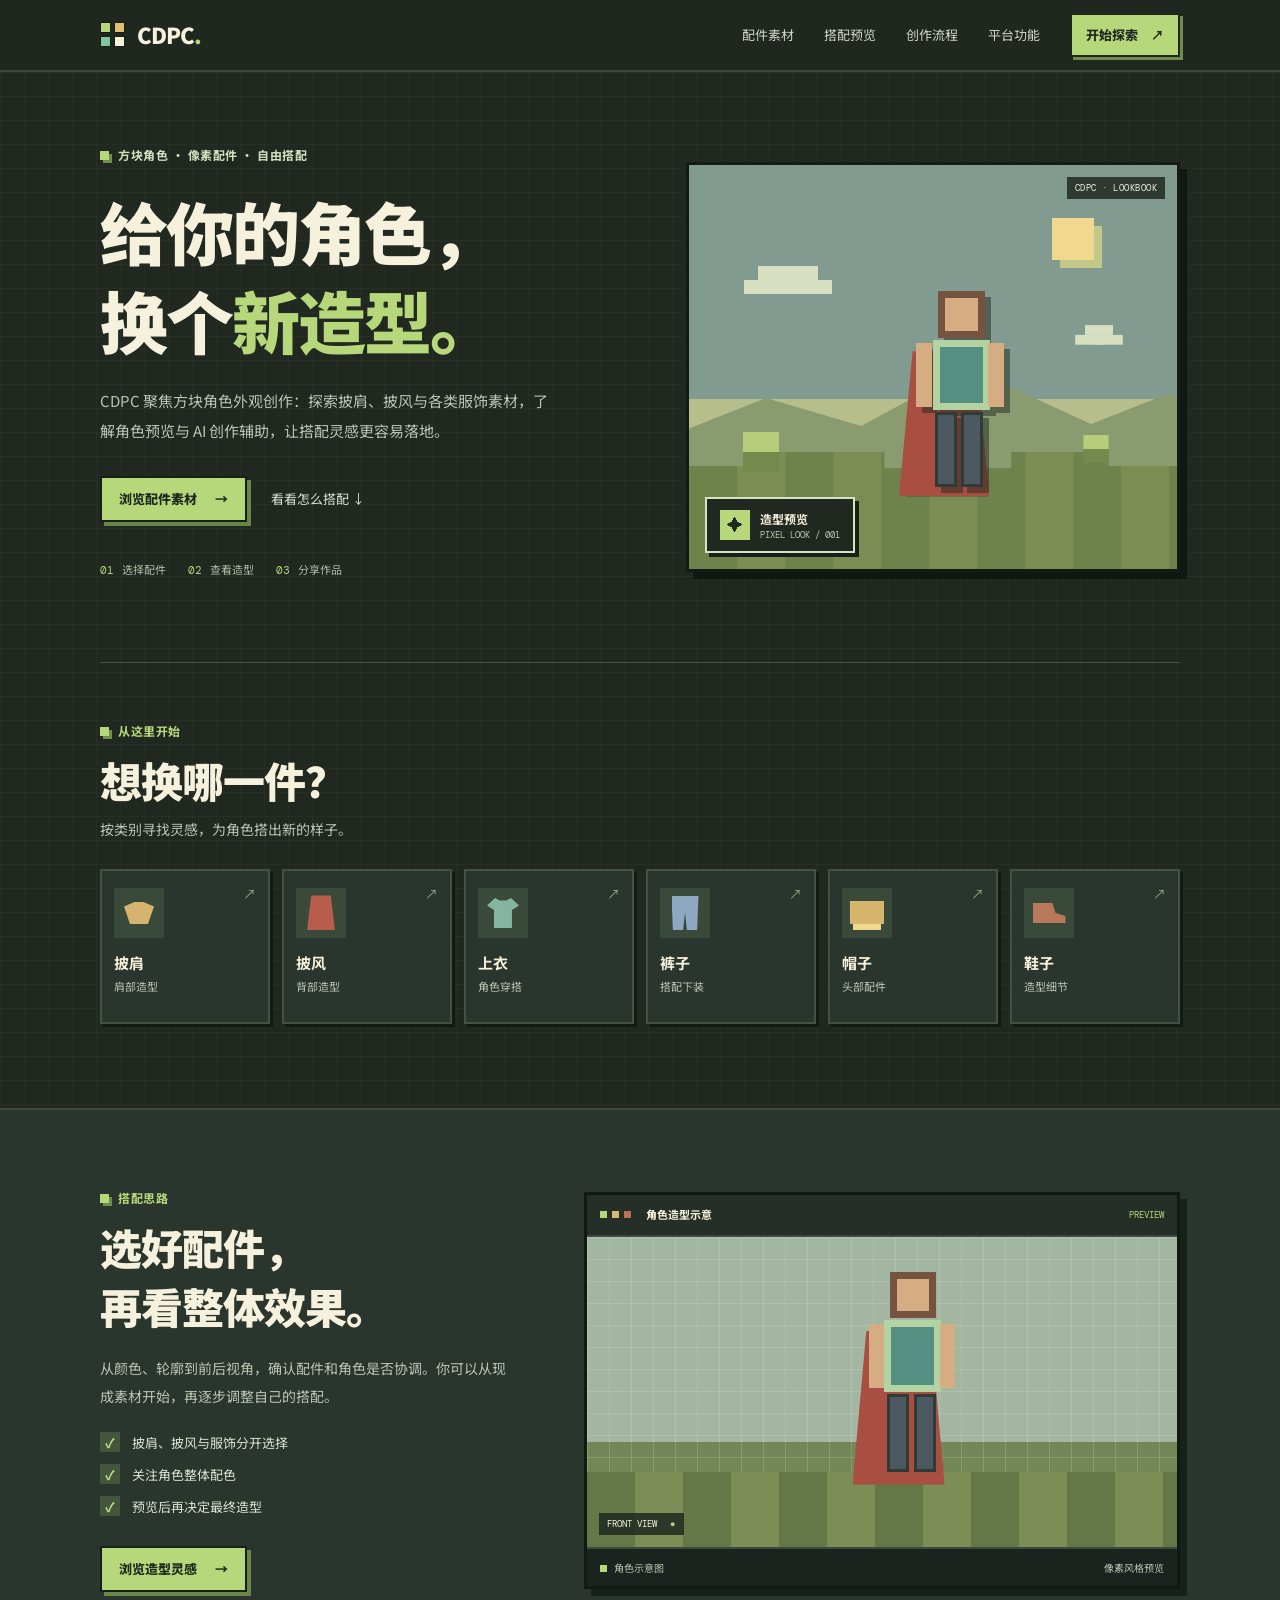
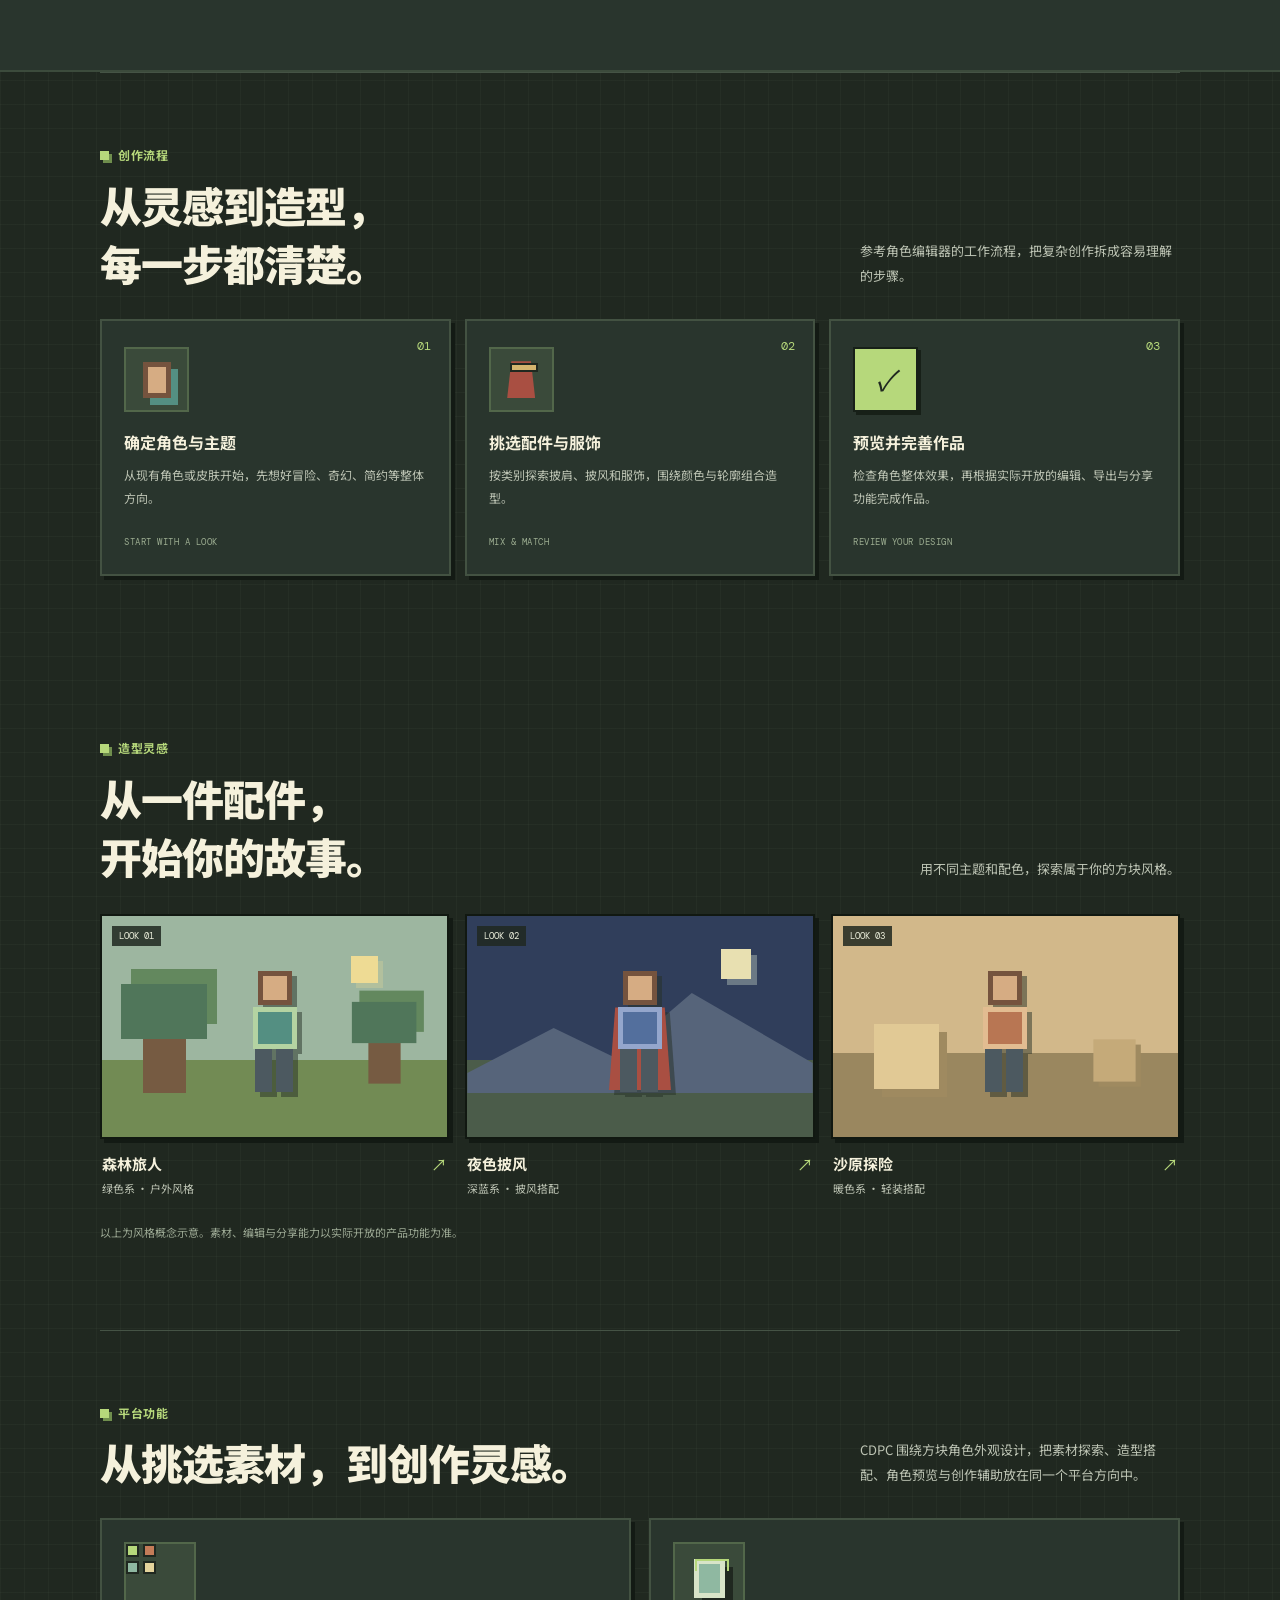
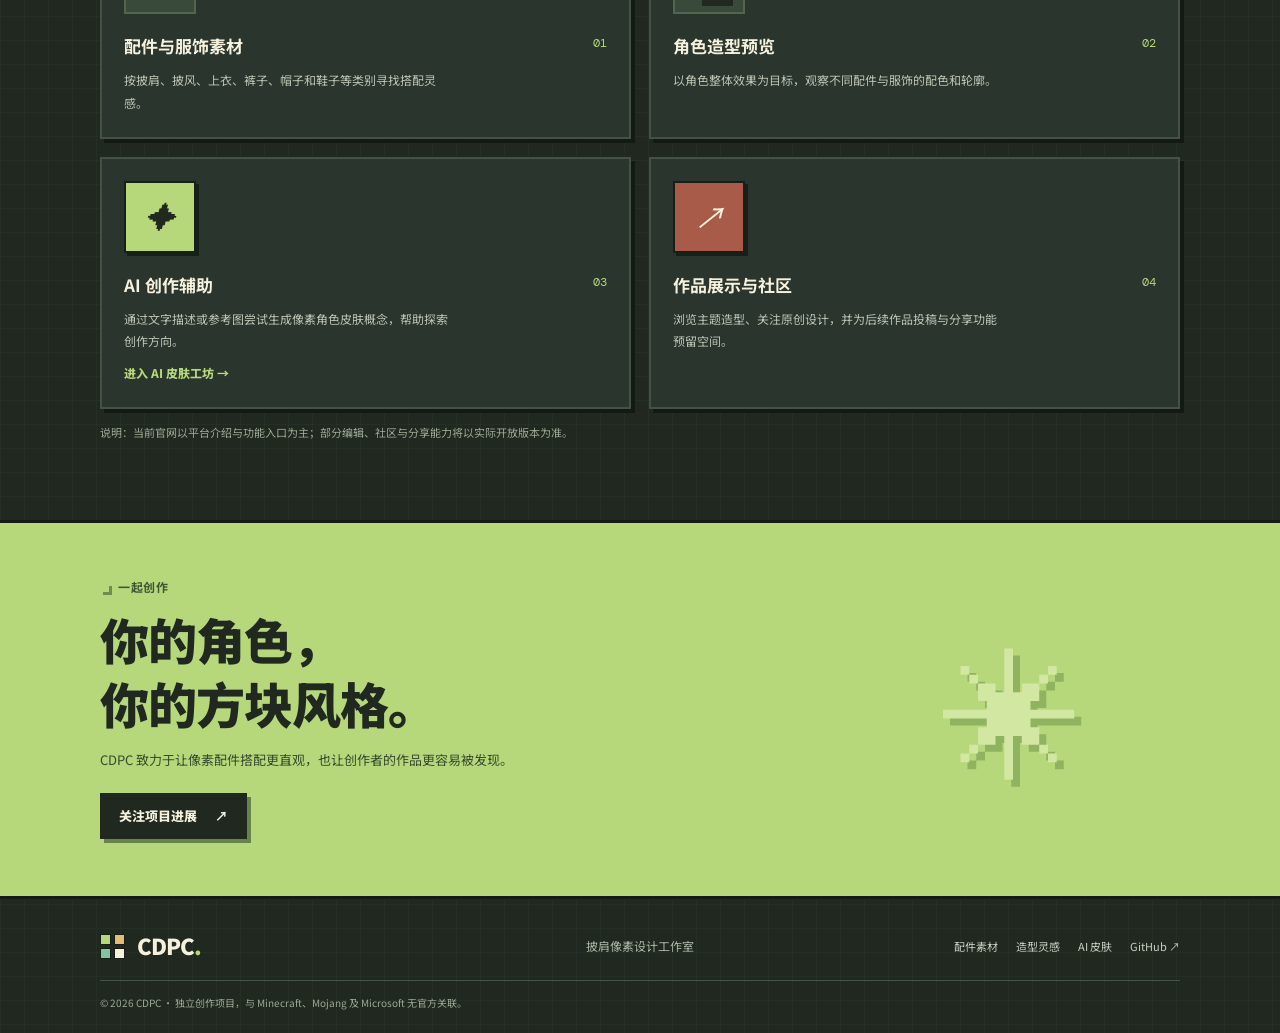
<file: index.html>
<!doctype html>
<html lang="zh-CN">
<head>
<meta charset="utf-8"><meta name="viewport" content="width=device-width,initial-scale=1">
<meta name="theme-color" content="#202820">
<meta name="description" content="CDPC 是面向方块像素角色的配件与外观设计平台，探索披肩、披风、服饰搭配、角色预览与 AI 创作辅助。">
<meta property="og:type" content="website"><meta property="og:title" content="CDPC｜披肩像素设计工作室"><meta property="og:description" content="挑选配件，搭配角色，创造自己的方块风格。"><meta property="og:image" content="assets/icons/cdpc-mark.svg">
<title>CDPC｜披肩像素设计工作室</title><link rel="icon" href="assets/icons/favicon.svg" type="image/svg+xml"><link rel="stylesheet" href="assets/css/site.css?v=20261018-0812"><script src="assets/js/site.js?v=20261018-0812" defer></script>
</head>
<body>
<a class="skip-link" href="#main">跳到主要内容</a>
<header class="site-header">
<a class="brand" href="#top" aria-label="CDPC 首页"><span class="brand-mark" aria-hidden="true"><i></i><i></i><i></i><i></i></span><span>CDPC<span class="brand-dot">.</span></span></a>
<button class="menu-toggle" type="button" aria-expanded="false" aria-controls="site-nav">菜单 <span>☰</span></button>
<nav id="site-nav" class="site-nav" aria-label="主导航"><a href="#items">配件素材</a><a href="#preview">搭配预览</a><a href="#workflow">创作流程</a><a href="#ai-skins">平台功能</a><a class="nav-cta" href="#items">开始探索 <span>↗</span></a></nav>
</header>
<main id="main">
<section class="hero section-wrap" id="top">
<div class="hero-copy">
<p class="eyebrow"><span class="status-dot"></span> 方块角色 · 像素配件 · 自由搭配</p>
<h1>给你的角色，<br>换个<span class="gradient-text">新造型。</span></h1>
<p class="hero-lead">CDPC 聚焦方块角色外观创作：探索披肩、披风与各类服饰素材，了解角色预览与 AI 创作辅助，让搭配灵感更容易落地。</p>
<div class="hero-actions"><a class="button button-primary" href="#items">浏览配件素材 <span>→</span></a><a class="text-link" href="#preview">看看怎么搭配 ↓</a></div>
<div class="hero-points"><span><b>01</b> 选择配件</span><span><b>02</b> 查看造型</span><span><b>03</b> 分享作品</span></div>
</div>
<div class="hero-art" aria-label="方块角色披着红色披风的像素风概念图">
<div class="sky-sun"></div><div class="cloud cloud-one"></div><div class="cloud cloud-two"></div><div class="far-hill"></div><div class="ground"></div><div class="grass grass-one"></div><div class="grass grass-two"></div>
<div class="cape"></div><div class="character"><i class="head"></i><i class="torso"></i><i class="arm arm-a"></i><i class="arm arm-b"></i><i class="leg leg-a"></i><i class="leg leg-b"></i></div>
<div class="art-stamp"><span class="stamp-square">✦</span><span><b>造型预览</b><small>PIXEL LOOK / 001</small></span></div>
<div class="art-index">CDPC · LOOKBOOK</div>
</div>
</section>
<section class="category-strip section-wrap" id="items"><div class="section-label"><span class="pixel-bullet"></span> 从这里开始</div><h2>想换哪一件？</h2><p class="section-desc">按类别寻找灵感，为角色搭出新的样子。</p>
<div class="category-grid">
<a class="category-card" href="#preview"><span class="category-icon icon-shoulder"><i></i></span><b>披肩</b><small>肩部造型</small><span class="category-arrow">↗</span></a>
<a class="category-card" href="#preview"><span class="category-icon icon-cape"><i></i></span><b>披风</b><small>背部造型</small><span class="category-arrow">↗</span></a>
<a class="category-card" href="#preview"><span class="category-icon icon-shirt"><i></i></span><b>上衣</b><small>角色穿搭</small><span class="category-arrow">↗</span></a>
<a class="category-card" href="#preview"><span class="category-icon icon-pants"><i></i></span><b>裤子</b><small>搭配下装</small><span class="category-arrow">↗</span></a>
<a class="category-card" href="#preview"><span class="category-icon icon-hat"><i></i></span><b>帽子</b><small>头部配件</small><span class="category-arrow">↗</span></a>
<a class="category-card" href="#preview"><span class="category-icon icon-shoes"><i></i></span><b>鞋子</b><small>造型细节</small><span class="category-arrow">↗</span></a>
</div></section>
<section class="preview-section" id="preview"><div class="section-wrap preview-layout"><div class="preview-copy"><div class="section-label"><span class="pixel-bullet"></span> 搭配思路</div><h2>选好配件，<br>再看整体效果。</h2><p>从颜色、轮廓到前后视角，确认配件和角色是否协调。你可以从现成素材开始，再逐步调整自己的搭配。</p><ul class="check-list"><li><span>✓</span> 披肩、披风与服饰分开选择</li><li><span>✓</span> 关注角色整体配色</li><li><span>✓</span> 预览后再决定最终造型</li></ul><a class="button button-primary" href="#gallery">浏览造型灵感 <span>→</span></a></div>
<div class="preview-window"><div class="window-bar"><span class="window-lights"><i></i><i></i><i></i></span><b>角色造型示意</b><span class="window-tag">PREVIEW</span></div><div class="preview-scene"><div class="scene-grid"></div><div class="scene-platform"></div><div class="preview-cape"></div><div class="preview-avatar"><i class="p-head"></i><i class="p-body"></i><i class="p-arm p-arm-a"></i><i class="p-arm p-arm-b"></i><i class="p-leg p-leg-a"></i><i class="p-leg p-leg-b"></i></div><div class="view-label">FRONT VIEW <span>●</span></div></div><div class="window-footer"><span><i></i> 角色示意图</span><span>像素风格预览</span></div></div></div></section>
<section class="workflow-section section-wrap" id="workflow">
  <div class="workflow-heading">
    <div><div class="section-label"><span class="pixel-bullet"></span> 创作流程</div><h2>从灵感到造型，<br>每一步都清楚。</h2></div>
    <p>参考角色编辑器的工作流程，把复杂创作拆成容易理解的步骤。</p>
  </div>
  <div class="workflow-grid">
    <article class="workflow-card"><span class="workflow-number">01</span><div class="workflow-symbol symbol-skin"><i></i></div><h3>确定角色与主题</h3><p>从现有角色或皮肤开始，先想好冒险、奇幻、简约等整体方向。</p><span class="workflow-caption">START WITH A LOOK</span></article>
    <article class="workflow-card"><span class="workflow-number">02</span><div class="workflow-symbol symbol-accessory"><i></i><b></b></div><h3>挑选配件与服饰</h3><p>按类别探索披肩、披风和服饰，围绕颜色与轮廓组合造型。</p><span class="workflow-caption">MIX & MATCH</span></article>
    <article class="workflow-card"><span class="workflow-number">03</span><div class="workflow-symbol symbol-finish"><i>✓</i></div><h3>预览并完善作品</h3><p>检查角色整体效果，再根据实际开放的编辑、导出与分享功能完成作品。</p><span class="workflow-caption">REVIEW YOUR DESIGN</span></article>
  </div>
</section>
<section class="gallery-section section-wrap" id="gallery"><div class="gallery-heading"><div><div class="section-label"><span class="pixel-bullet"></span> 造型灵感</div><h2>从一件配件，<br>开始你的故事。</h2></div><p>用不同主题和配色，探索属于你的方块风格。</p></div>
<div class="gallery-grid">
<article class="look-card"><div class="look-art look-forest"><span class="look-sun"></span><div class="look-tree tree-a"></div><div class="look-tree tree-b"></div><div class="look-person"><i></i><b></b><em></em></div><span class="look-number">LOOK 01</span></div><div class="look-info"><div><h3>森林旅人</h3><p>绿色系 · 户外风格</p></div><span>↗</span></div></article>
<article class="look-card"><div class="look-art look-night"><span class="look-moon"></span><div class="look-mountain"></div><div class="look-person night-person"><i></i><b></b><em></em></div><span class="look-number">LOOK 02</span></div><div class="look-info"><div><h3>夜色披风</h3><p>深蓝系 · 披风搭配</p></div><span>↗</span></div></article>
<article class="look-card"><div class="look-art look-sand"><div class="look-block block-a"></div><div class="look-block block-b"></div><div class="look-person sand-person"><i></i><b></b><em></em></div><span class="look-number">LOOK 03</span></div><div class="look-info"><div><h3>沙原探险</h3><p>暖色系 · 轻装搭配</p></div><span>↗</span></div></article>
</div><p class="gallery-note">以上为风格概念示意。素材、编辑与分享能力以实际开放的产品功能为准。</p></section>

<section class="ai-skins-section section-wrap" id="ai-skins">
  <div class="ai-skins-heading">
    <div>
      <div class="section-label"><span class="pixel-bullet"></span> 平台功能</div>
      <h2>从挑选素材，到创作灵感。</h2>
    </div>
    <p>CDPC 围绕方块角色外观设计，把素材探索、造型搭配、角色预览与创作辅助放在同一个平台方向中。</p>
  </div>
  <div class="ai-skins-grid">
    <article class="ai-skin-card feature-card">
      <div class="feature-icon feature-parts" aria-hidden="true"><i></i><i></i><i></i><i></i></div>
      <div class="ai-skin-info"><div><h3>配件与服饰素材</h3><p>按披肩、披风、上衣、裤子、帽子和鞋子等类别寻找搭配灵感。</p></div><span class="ai-skin-index">01</span></div>
    </article>
    <article class="ai-skin-card feature-card">
      <div class="feature-icon feature-preview" aria-hidden="true"><i></i></div>
      <div class="ai-skin-info"><div><h3>角色造型预览</h3><p>以角色整体效果为目标，观察不同配件与服饰的配色和轮廓。</p></div><span class="ai-skin-index">02</span></div>
    </article>
    <article class="ai-skin-card feature-card">
      <div class="feature-icon feature-create" aria-hidden="true"><i>✦</i></div>
      <div class="ai-skin-info"><div><h3>AI 创作辅助</h3><p>通过文字描述或参考图尝试生成像素角色皮肤概念，帮助探索创作方向。</p><a class="feature-link" href="ai-skins.html">进入 AI 皮肤工坊 →</a></div><span class="ai-skin-index">03</span></div>
    </article>
    <article class="ai-skin-card feature-card">
      <div class="feature-icon feature-community" aria-hidden="true"><i>↗</i></div>
      <div class="ai-skin-info"><div><h3>作品展示与社区</h3><p>浏览主题造型、关注原创设计，并为后续作品投稿与分享功能预留空间。</p></div><span class="ai-skin-index">04</span></div>
    </article>
  </div>
  <p class="gallery-note">说明：当前官网以平台介绍与功能入口为主；部分编辑、社区与分享能力将以实际开放版本为准。</p>
</section>
<section class="community-section" id="community"><div class="section-wrap community-inner"><div class="community-mark" aria-hidden="true">✳</div><div class="section-label"><span class="pixel-bullet"></span> 一起创作</div><h2>你的角色，<br>你的方块风格。</h2><p>CDPC 致力于让像素配件搭配更直观，也让创作者的作品更容易被发现。</p><a class="button button-dark" href="https://github.com/maoyiren/cdpc-brand" target="_blank" rel="noreferrer">关注项目进展 <span>↗</span></a></div></section>
</main>
<footer class="site-footer section-wrap"><a class="brand" href="#top"><span class="brand-mark" aria-hidden="true"><i></i><i></i><i></i><i></i></span><span>CDPC<span class="brand-dot">.</span></span></a><p>披肩像素设计工作室</p><div><a href="#items">配件素材</a><a href="#gallery">造型灵感</a><a href="#ai-skins">AI 皮肤</a><a href="https://github.com/maoyiren/cdpc-brand" target="_blank" rel="noreferrer">GitHub ↗</a></div><small>© <span id="year">2026</span> CDPC · 独立创作项目，与 Minecraft、Mojang 及 Microsoft 无官方关联。</small></footer>
</body></html>
</file>
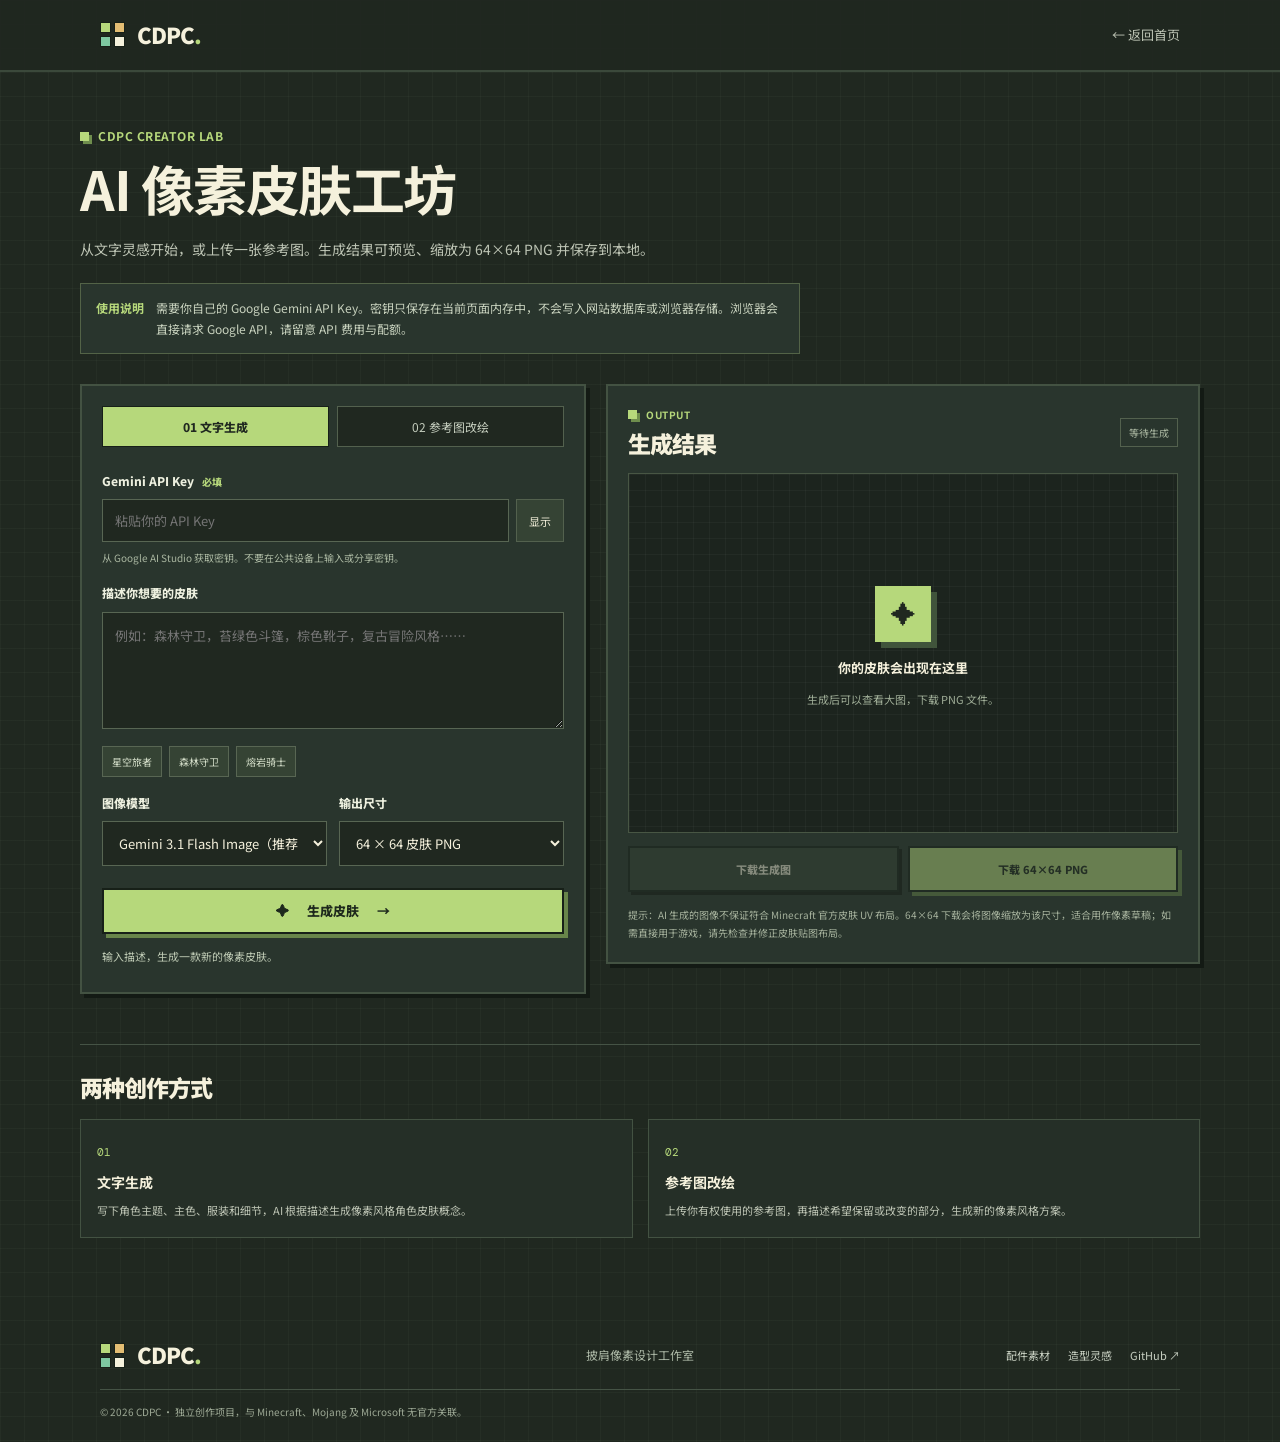
<file: ai-skins.html>
<!doctype html>
<html lang="zh-CN">
<head>
<meta charset="utf-8"><meta name="viewport" content="width=device-width,initial-scale=1">
<meta name="theme-color" content="#202820">
<meta name="description" content="CDPC AI 像素皮肤工坊：通过文字描述生成皮肤概念，或上传参考图进行改绘。">
<title>AI 皮肤工坊｜CDPC</title>
<link rel="icon" href="assets/icons/favicon.svg" type="image/svg+xml">
<link rel="stylesheet" href="assets/css/site.css">
<link rel="stylesheet" href="assets/css/ai-skins.css">
<script src="assets/js/ai-skins.js" defer></script>
</head>
<body class="ai-tool-page">
<a class="skip-link" href="#main">跳到主要内容</a>
<header class="site-header">
<a class="brand" href="index.html" aria-label="CDPC 首页"><span class="brand-mark" aria-hidden="true"><i></i><i></i><i></i><i></i></span><span>CDPC<span class="brand-dot">.</span></span></a>
<a class="back-home" href="index.html">← 返回首页</a>
</header>
<main id="main" class="ai-tool-wrap">
<div class="tool-intro">
<div class="section-label"><span class="pixel-bullet"></span> CDPC CREATOR LAB</div>
<h1>AI 像素皮肤工坊</h1>
<p>从文字灵感开始，或上传一张参考图。生成结果可预览、缩放为 64×64 PNG 并保存到本地。</p>
<div class="tool-notice"><strong>使用说明</strong><span>需要你自己的 Google Gemini API Key。密钥只保存在当前页面内存中，不会写入网站数据库或浏览器存储。浏览器会直接请求 Google API，请留意 API 费用与配额。</span></div>
</div>
<section class="tool-layout">
<div class="tool-panel">
<div class="tool-tabs" role="tablist" aria-label="生成方式">
<button class="tool-tab is-active" type="button" role="tab" aria-selected="true" data-mode="text">01 文字生成</button>
<button class="tool-tab" type="button" role="tab" aria-selected="false" data-mode="image">02 参考图改绘</button>
</div>
<form id="skin-form">
<label class="field-label" for="api-key">Gemini API Key <span>必填</span></label>
<div class="key-field"><input id="api-key" type="password" autocomplete="off" placeholder="粘贴你的 API Key" required><button id="toggle-key" type="button" aria-label="显示或隐藏 API Key">显示</button></div>
<p class="field-help">从 Google AI Studio 获取密钥。不要在公共设备上输入或分享密钥。</p>
<div id="text-mode" class="mode-panel">
<label class="field-label" for="prompt">描述你想要的皮肤</label>
<textarea id="prompt" rows="4" maxlength="700" placeholder="例如：森林守卫，苔绿色斗篷，棕色靴子，复古冒险风格……" required></textarea>
<div class="quick-prompts"><button type="button" data-prompt="星空旅者，深蓝与银白配色，星星图案，未来幻想风格">星空旅者</button><button type="button" data-prompt="森林守卫，苔绿与土褐配色，树叶纹样，自然冒险风格">森林守卫</button><button type="button" data-prompt="熔岩骑士，炭黑与橙红配色，火焰像素纹样，奇幻铠甲风格">熔岩骑士</button></div>
</div>
<div id="image-mode" class="mode-panel" hidden>
<label class="field-label" for="reference-image">上传参考图片</label>
<input id="reference-image" type="file" accept="image/png,image/jpeg,image/webp">
<div id="reference-preview" class="reference-preview"><span>选择 PNG、JPG 或 WebP 图片</span></div>
<label class="field-label" for="edit-instruction">希望如何改绘？</label>
<textarea id="edit-instruction" rows="3" maxlength="500" placeholder="例如：保留整体配色，改成像素风格的 Minecraft 角色皮肤纹理。"></textarea>
<p class="field-help">请只上传你有权使用的图片。参考图会发送给 Google Gemini 进行处理。</p>
</div>
<div class="field-row"><div><label class="field-label" for="model">图像模型</label><select id="model"><option value="gemini-3.1-flash-image">Gemini 3.1 Flash Image（推荐）</option><option value="gemini-2.5-flash-image">Gemini 2.5 Flash Image</option></select></div><div><label class="field-label" for="size">输出尺寸</label><select id="size"><option value="64">64 × 64 皮肤 PNG</option><option value="512">512 × 512 概念图</option><option value="1024">1024 × 1024 概念图</option></select></div></div>
<button id="generate-btn" class="button button-primary generate-btn" type="submit"><span>✦</span> 生成皮肤 <span>→</span></button>
<p id="status" class="status-message" role="status" aria-live="polite">准备就绪。生成前请确认 API Key 已填写。</p>
</form>
</div>
<aside class="result-panel">
<div class="result-head"><div><div class="section-label"><span class="pixel-bullet"></span> OUTPUT</div><h2>生成结果</h2></div><span id="result-state" class="result-state">等待生成</span></div>
<div id="result-canvas" class="result-canvas"><div class="empty-result"><div class="empty-pixel">✦</div><strong>你的皮肤会出现在这里</strong><p>生成后可以查看大图，下载 PNG 文件。</p></div><img id="result-image" alt="AI 生成的皮肤结果" hidden></div>
<div class="result-controls"><button id="download-original" class="button button-secondary" type="button" disabled>下载生成图</button><button id="download-skin" class="button button-primary" type="button" disabled>下载 64×64 PNG</button></div>
<p class="result-footnote">提示：AI 生成的图像不保证符合 Minecraft 官方皮肤 UV 布局。64×64 下载会将图像缩放为该尺寸，适合用作像素草稿；如需直接用于游戏，请先检查并修正皮肤贴图布局。</p>
</aside>
</section>
<section class="how-it-works"><h2>两种创作方式</h2><div class="how-grid"><article><span>01</span><h3>文字生成</h3><p>写下角色主题、主色、服装和细节，AI 根据描述生成像素风格角色皮肤概念。</p></article><article><span>02</span><h3>参考图改绘</h3><p>上传你有权使用的参考图，再描述希望保留或改变的部分，生成新的像素风格方案。</p></article></div></section>
</main>
<footer class="site-footer section-wrap"><a class="brand" href="index.html"><span class="brand-mark" aria-hidden="true"><i></i><i></i><i></i><i></i></span><span>CDPC<span class="brand-dot">.</span></span></a><p>披肩像素设计工作室</p><div><a href="index.html#items">配件素材</a><a href="index.html#gallery">造型灵感</a><a href="https://github.com/maoyiren/cdpc-brand" target="_blank" rel="noreferrer">GitHub ↗</a></div><small>© 2026 CDPC · 独立创作项目，与 Minecraft、Mojang 及 Microsoft 无官方关联。</small></footer>
</body></html>
</file>
<file: assets/css/site.css>
@import url('https://fonts.googleapis.com/css2?family=DM+Mono:wght@400;500&family=Noto+Sans+SC:wght@400;500;600;700;800;900&display=swap');
:root{color-scheme:dark;--bg:#202820;--panel:#29352d;--panel2:#303d34;--ink:#f5f1dc;--muted:#bdc4b4;--line:#455345;--green:#b6d87b;--green-dark:#7b9f53;--clay:#c47c58;--mono:'DM Mono',monospace;--sans:'Noto Sans SC',sans-serif}
*{box-sizing:border-box}html{scroll-behavior:smooth;scroll-padding-top:84px}body{margin:0;background:var(--bg);color:var(--ink);font-family:var(--sans);line-height:1.7;background-image:linear-gradient(#d5e5c008 1px,transparent 1px),linear-gradient(90deg,#d5e5c008 1px,transparent 1px);background-size:24px 24px}a{color:inherit;text-decoration:none}button{font:inherit}.section-wrap{width:min(1080px,calc(100% - 48px));margin-inline:auto}.skip-link{position:absolute;top:-60px;left:16px;z-index:20;background:#fff;color:#111;padding:10px}.skip-link:focus{top:12px}
.site-header{height:72px;padding:0 max(24px,calc((100vw - 1080px)/2));display:flex;align-items:center;justify-content:space-between;position:sticky;top:0;z-index:10;background:#202820f2;border-bottom:2px solid #3b493b}.brand{display:inline-flex;align-items:center;gap:12px;font-size:22px;font-weight:900;letter-spacing:-1px}.brand-dot{color:var(--green)}.brand-mark{width:25px;height:25px;display:grid;grid-template-columns:repeat(2,1fr);gap:3px}.brand-mark i{background:var(--green);display:block;border:1px solid #172018}.brand-mark i:nth-child(2){background:#e3bd73}.brand-mark i:nth-child(3){background:#7ec8a1}.brand-mark i:nth-child(4){background:#f5f1dc}.site-nav{display:flex;align-items:center;gap:30px;font-size:13px;color:#d0d5c8}.site-nav>a:not(.nav-cta):hover{color:var(--green)}.nav-cta{padding:9px 14px;background:var(--green);color:#202820;font-weight:800;border:2px solid #202820;box-shadow:3px 3px 0 #718c50}.nav-cta span{padding-left:10px}.menu-toggle{display:none}
.hero{display:grid;grid-template-columns:1fr .9fr;gap:38px;align-items:center;padding-top:70px;padding-bottom:70px;min-height:590px}.hero-copy{padding-bottom:10px}.eyebrow,.section-label{display:flex;align-items:center;gap:9px;font-size:12px;font-weight:700;color:#d4dfbf;letter-spacing:.5px;margin:0 0 22px}.status-dot,.pixel-bullet{width:9px;height:9px;background:var(--green);display:inline-block;box-shadow:3px 3px 0 #6f8e4d}.hero h1{font-size:clamp(42px,5.6vw,68px);line-height:1.3;letter-spacing:-2px;margin:0 0 22px;font-weight:900}.gradient-text{color:var(--green)}.hero-lead{font-size:15px;line-height:2;color:var(--muted);max-width:455px;margin:0}.hero-actions{display:flex;align-items:center;gap:24px;flex-wrap:wrap;margin-top:30px}.button{min-height:46px;display:inline-flex;align-items:center;justify-content:center;gap:18px;padding:0 17px;font-size:13px;font-weight:800;border:2px solid #172018;transition:transform .15s,box-shadow .15s}.button:hover{transform:translate(-2px,-2px)}.button-primary{background:var(--green);color:#1e291d;box-shadow:4px 4px 0 #68854a}.button-primary:hover{box-shadow:6px 6px 0 #68854a}.text-link{font-size:13px;color:#d8dfd0}.text-link:hover{color:var(--green)}.hero-points{display:flex;gap:22px;flex-wrap:wrap;margin-top:38px;font-size:11px;color:#aeb9a6}.hero-points b{font:11px var(--mono);color:var(--green);margin-right:6px}
.hero-art{height:410px;position:relative;overflow:hidden;border:3px solid #141a15;background:linear-gradient(#829b91 0 58%,#b6bf8b 58% 72%,#718451 72%);box-shadow:7px 7px 0 #111711}.sky-sun{position:absolute;right:17%;top:13%;width:42px;height:42px;background:#f0d88e;box-shadow:8px 8px 0 #c2c88a}.cloud{position:absolute;height:14px;background:#d6dfc0;box-shadow:14px 14px 0 #d6dfc0,-14px 14px 0 #d6dfc0}.cloud-one{width:60px;top:25%;left:14%}.cloud-two{width:40px;top:39%;right:12%;transform:scale(.7)}.far-hill{position:absolute;bottom:25%;left:-5%;width:115%;height:100px;background:#8a9b70;clip-path:polygon(0 70%,18% 30%,35% 58%,54% 0,76% 56%,90% 25%,100% 60%,100% 100%,0 100%)}.ground{position:absolute;bottom:0;height:29%;width:100%;background:repeating-linear-gradient(90deg,#70824b 0 48px,#7c8d54 48px 96px);clip-path:polygon(0 12%,18% 12%,18% 0,40% 0,40% 15%,66% 15%,66% 0,86% 0,86% 12%,100% 12%,100% 100%,0 100%)}.grass{position:absolute;bottom:29%;width:36px;height:20px;background:#b7cd7b;box-shadow:0 20px 0 #738a4c}.grass-one{left:11%}.grass-two{right:13%;transform:scale(.7)}.cape{position:absolute;z-index:2;left:43%;bottom:18%;width:90px;height:145px;background:#a94f42;clip-path:polygon(15% 0,85% 0,100% 100%,0 100%);filter:drop-shadow(7px 7px 0 #253026)}.character{position:absolute;z-index:3;left:48%;bottom:18%;width:74px;height:205px;filter:drop-shadow(6px 6px 0 #20282080)}.character i{position:absolute;display:block}.head{left:15px;top:0;width:47px;height:47px;background:#d6ac83;border:7px solid #75533e}.torso{left:10px;top:49px;width:57px;height:70px;background:#548f82;border:7px solid #b4d3a2}.arm{top:52px;width:16px;height:64px;background:#d6ac83}.arm-a{left:-7px}.arm-b{right:-7px}.leg{top:121px;width:22px;height:75px;background:#4c5960;border:3px solid #303b38}.leg-a{left:12px}.leg-b{left:38px}.art-stamp{position:absolute;left:16px;bottom:16px;z-index:4;display:flex;align-items:center;gap:10px;padding:10px 13px;background:#202820;border:2px solid #d5e4c0;box-shadow:4px 4px 0 #182019}.stamp-square{width:30px;height:30px;display:grid;place-items:center;background:var(--green);color:#202820}.art-stamp b,.art-stamp small{display:block}.art-stamp b{font-size:12px}.art-stamp small{font:9px var(--mono);color:#bac8ad}.art-index{position:absolute;right:12px;top:12px;padding:5px 8px;background:#202820d9;color:#f3f1dc;font:9px var(--mono);letter-spacing:.5px}
.category-strip{padding-top:58px;padding-bottom:84px;border-top:1px solid var(--line)}.section-label{margin-bottom:10px;color:var(--green)}h2{font-size:clamp(29px,4vw,42px);line-height:1.4;letter-spacing:-1px;margin:0;font-weight:900}.section-desc{font-size:14px;color:var(--muted);margin:8px 0 27px}.category-grid{display:grid;grid-template-columns:repeat(6,1fr);gap:12px}.category-card{position:relative;min-height:155px;padding:17px 12px 13px;background:var(--panel);border:2px solid #435242;box-shadow:3px 3px 0 #131a14;display:flex;flex-direction:column;align-items:flex-start;transition:transform .15s,border-color .15s}.category-card:hover{transform:translateY(-3px);border-color:var(--green)}.category-icon{height:50px;width:50px;display:grid;place-items:center;background:#3a4a3a;margin-bottom:12px;position:relative;overflow:hidden}.category-icon i{display:block;position:relative}.icon-shoulder i{width:30px;height:22px;background:#d4b46e;clip-path:polygon(0 20%,35% 0,65% 0,100% 20%,80% 100%,20% 100%)}.icon-cape i{width:28px;height:35px;background:#b85d4c;clip-path:polygon(15% 0,85% 0,100% 100%,0 100%)}.icon-shirt i{width:32px;height:30px;background:#83b5a0;clip-path:polygon(25% 0,40% 8%,60% 8%,75% 0,100% 25%,78% 40%,78% 100%,22% 100%,22% 40%,0 25%)}.icon-pants i{width:27px;height:34px;background:#8da8c0;clip-path:polygon(0 0,100% 0,95% 100%,57% 100%,50% 48%,43% 100%,5% 100%)}.icon-hat i{width:34px;height:23px;background:#d6b66d;box-shadow:0 9px 0 -3px #f0d88e}.icon-shoes i{width:33px;height:20px;background:#b8795b;clip-path:polygon(0 0,60% 0,70% 50%,100% 65%,100% 100%,0 100%)}.category-card b{font-size:15px}.category-card small{font-size:11px;color:var(--muted);margin-top:2px}.category-arrow{position:absolute;right:12px;top:12px;color:#92a58a;font-size:13px}
.preview-section{background:#29352d;border-block:2px solid #3c4b3c;padding:78px 0}.preview-layout{display:grid;grid-template-columns:.82fr 1.18fr;gap:70px;align-items:center}.preview-copy>p{font-size:14px;color:var(--muted);line-height:2;margin:18px 0}.check-list{list-style:none;padding:0;margin:22px 0 28px;display:grid;gap:10px;font-size:13px;color:#dce2d2}.check-list span{display:inline-grid;place-items:center;width:20px;height:20px;margin-right:9px;background:#43563b;color:var(--green);font-weight:900}.preview-window{border:3px solid #121913;background:#1b231e;box-shadow:7px 7px 0 #172019}.window-bar{height:42px;display:flex;align-items:center;gap:15px;padding:0 13px;border-bottom:2px solid #3b4a3c;background:#252f27;font-size:11px}.window-lights{display:flex;gap:5px}.window-lights i{width:7px;height:7px;background:#b5d67c}.window-lights i:nth-child(2){background:#d8b875}.window-lights i:nth-child(3){background:#bb7057}.window-bar b{font-weight:700}.window-tag{margin-left:auto;font:9px var(--mono);color:#b5d67c}.preview-scene{height:310px;position:relative;overflow:hidden;background:linear-gradient(#a2b6a1 0 66%,#738657 66%)}.scene-grid{position:absolute;inset:0;background-image:linear-gradient(#eff3d82c 1px,transparent 1px),linear-gradient(90deg,#eff3d82c 1px,transparent 1px);background-size:22px 22px}.scene-platform{position:absolute;bottom:0;left:0;right:0;height:24%;background:repeating-linear-gradient(90deg,#637747 0 48px,#7c8e55 48px 96px)}.preview-cape{position:absolute;left:45%;bottom:20%;width:92px;height:154px;background:#a94f42;clip-path:polygon(15% 0,85% 0,100% 100%,0 100%);z-index:1}.preview-avatar{position:absolute;left:49%;bottom:20%;width:72px;height:213px;z-index:2}.preview-avatar i{position:absolute;display:block}.p-head{left:14px;top:0;width:46px;height:46px;background:#d6ac83;border:7px solid #75533e}.p-body{left:8px;top:48px;width:57px;height:72px;background:#548f82;border:7px solid #b4d3a2}.p-arm{top:52px;width:15px;height:64px;background:#d6ac83}.p-arm-a{left:-7px}.p-arm-b{right:-7px}.p-leg{top:122px;width:22px;height:78px;background:#4c5960;border:3px solid #303b38}.p-leg-a{left:11px}.p-leg-b{left:38px}.view-label{position:absolute;bottom:12px;left:12px;padding:5px 8px;background:#202820d9;color:#f3f1dc;font:9px var(--mono)}.view-label span{color:var(--green);margin-left:8px}.window-footer{display:flex;justify-content:space-between;padding:10px 13px;font-size:10px;color:#b8c3b0;border-top:2px solid #3b4a3c}.window-footer i{display:inline-block;width:7px;height:7px;background:var(--green);margin-right:5px}
.gallery-section{padding-top:84px;padding-bottom:88px}.gallery-heading{display:flex;justify-content:space-between;align-items:end;gap:30px;margin-bottom:28px}.gallery-heading>p{max-width:300px;color:var(--muted);font-size:13px;line-height:1.9;margin:0 0 5px}.gallery-grid{display:grid;grid-template-columns:repeat(3,1fr);gap:16px}.look-card{min-width:0}.look-art{height:225px;position:relative;overflow:hidden;border:2px solid #111811;box-shadow:4px 4px 0 #131a14}.look-forest{background:linear-gradient(#9db6a0 0 65%,#728b54 65%)}.look-sun{position:absolute;top:18%;right:20%;width:27px;height:27px;background:#eedb94;box-shadow:5px 5px 0 #eedb9440}.look-tree{position:absolute;bottom:20%;width:43px;height:75px;background:#765b42}.look-tree:before{content:"";position:absolute;left:-22px;top:-34px;width:86px;height:55px;background:#50765a;box-shadow:10px -15px 0 #63885e}.tree-a{left:12%}.tree-b{right:12%;transform:scale(.75)}.look-night{background:linear-gradient(#303e5b 0 65%,#4b5c4a 65%)}.look-moon{position:absolute;top:15%;right:18%;width:30px;height:30px;background:#e8e0b1;box-shadow:6px 6px 0 #c4d2c266}.look-mountain{position:absolute;bottom:20%;width:100%;height:100px;background:#56647a;clip-path:polygon(0 80%,25% 35%,43% 65%,65% 0,100% 70%,100% 100%,0 100%)}.look-sand{background:linear-gradient(#d2b88a 0 62%,#9a875f 62%)}.look-block{position:absolute;width:65px;height:65px;background:#e1c995;box-shadow:8px 8px 0 #9f8a60}.block-a{left:12%;bottom:22%}.block-b{right:9%;bottom:20%;transform:scale(.65);background:#c5aa79}.look-person{position:absolute;z-index:2;left:50%;bottom:18%;width:54px;height:126px;transform:translateX(-50%);filter:drop-shadow(5px 5px 0 #25302680)}.look-person i,.look-person b,.look-person em{position:absolute;display:block}.look-person i{top:0;left:10px;width:34px;height:34px;background:#d6ac83;border:5px solid #75533e}.look-person b{top:36px;left:5px;width:44px;height:42px;background:#548f82;border:5px solid #b4d3a2}.look-person em{top:78px;left:7px;width:17px;height:43px;background:#4c5960;box-shadow:21px 0 #4c5960}.night-person b{background:#536f9d;border-color:#94a6cc}.night-person:before{content:"";position:absolute;z-index:-1;top:36px;left:-4px;width:62px;height:83px;background:#a94f42;clip-path:polygon(10% 0,90% 0,100% 100%,0 100%)}.sand-person b{background:#b87653;border-color:#e2bc91}.look-number{position:absolute;left:10px;top:10px;padding:4px 7px;background:#202820d9;font:9px var(--mono);color:#edf0dd}.look-info{display:flex;align-items:start;justify-content:space-between;padding:12px 2px}.look-info h3{font-size:15px;margin:0 0 2px}.look-info p{font-size:11px;color:var(--muted);margin:0}.look-info>span{color:var(--green)}.gallery-note{font-size:11px;color:#9ca994;margin:14px 0 0}
.community-section{background:var(--green);color:#202820;border-block:3px solid #141a15}.community-inner{position:relative;padding-top:54px;padding-bottom:57px}.community-inner .section-label{color:#3f5834}.community-inner h2{font-size:clamp(34px,4.4vw,49px);line-height:1.3}.community-inner>p{font-size:13px;max-width:450px;color:#374a2d;margin:14px 0 22px}.community-mark{position:absolute;right:9%;top:50%;transform:translateY(-50%);font-size:140px;line-height:1;color:#d6e9a6;text-shadow:7px 7px 0 #8caf5d;opacity:.9}.button-dark{background:#202820;color:#f5f1dc;border-color:#202820;box-shadow:4px 4px 0 #66854a;position:relative;z-index:1}.site-footer{display:grid;grid-template-columns:1fr 1fr 1fr;align-items:center;gap:12px;padding-top:25px;padding-bottom:22px}.site-footer>p{text-align:center;font-size:12px;color:#aab6a4}.site-footer>div{display:flex;justify-content:flex-end;gap:18px;font-size:11px;color:#c6cec0}.site-footer>div a:hover{color:var(--green)}.site-footer small{grid-column:1/-1;border-top:1px solid var(--line);padding-top:13px;font-size:10px;color:#9da995}
@media(max-width:850px){.hero{gap:25px}.hero-art{height:360px}.category-grid{grid-template-columns:repeat(3,1fr)}.preview-layout{gap:35px}.look-art{height:190px}.community-mark{right:2%;opacity:.45}}
@media(max-width:620px){.section-wrap{width:calc(100% - 32px)}.site-header{height:64px;padding:0 16px}.menu-toggle{display:flex;align-items:center;gap:8px;background:none;color:var(--ink);border:2px solid var(--line);padding:6px 10px;font-size:12px}.site-nav{display:none;position:absolute;left:0;right:0;top:62px;padding:12px 16px 18px;background:#202820;border-bottom:2px solid var(--line);flex-direction:column;align-items:stretch;gap:0}.site-nav.is-open{display:flex}.site-nav>a{padding:12px 7px}.site-nav .nav-cta{text-align:center;margin-top:8px}.hero{grid-template-columns:1fr;gap:28px;padding-top:48px;padding-bottom:44px;min-height:0}.hero h1{font-size:clamp(42px,11vw,58px);letter-spacing:-1.5px}.hero-lead{font-size:14px}.hero-art{height:330px;max-width:480px;width:100%;margin:auto}.hero-points{gap:13px;margin-top:26px;font-size:10px}.category-strip{padding-top:43px;padding-bottom:55px}.category-grid{grid-template-columns:repeat(2,1fr);gap:10px}.category-card{min-height:132px;padding:13px}.category-icon{height:42px;width:42px;margin-bottom:8px}.preview-section{padding:53px 0}.preview-layout{grid-template-columns:1fr;gap:30px}.preview-copy>p{font-size:13px}.preview-scene{height:270px}.gallery-section{padding-top:55px;padding-bottom:60px}.gallery-heading{display:block}.gallery-heading>p{margin-top:13px}.gallery-grid{grid-template-columns:1fr;gap:18px}.look-art{height:240px}.community-inner{padding-top:44px;padding-bottom:45px}.community-inner h2{font-size:37px}.community-mark{font-size:90px;right:0;top:30%;opacity:.3}.site-footer{grid-template-columns:1fr auto;gap:12px}.site-footer>p{display:none}.site-footer>div{gap:12px;font-size:10px}.site-footer small{font-size:9px;line-height:1.8}}
@media(prefers-reduced-motion:reduce){*,*::before,*::after{scroll-behavior:auto!important;transition:none!important;animation:none!important}}


/* AI skin concept showcase */
.ai-skins-section{padding-top:72px;padding-bottom:78px;border-top:1px solid var(--line)}
.ai-skins-heading{display:flex;align-items:end;justify-content:space-between;gap:28px;margin-bottom:26px}
.ai-skins-heading>p{max-width:320px;margin:0 0 5px;color:var(--muted);font-size:13px;line-height:1.9}
.ai-skins-grid{display:grid;grid-template-columns:repeat(2,minmax(0,1fr));gap:18px}
.ai-skin-card{min-width:0}
.ai-skin-art{height:300px;position:relative;overflow:hidden;border:2px solid #111811;box-shadow:4px 4px 0 #131a14}
.ai-skin-celestial{background:linear-gradient(180deg,#273854 0%,#53698a 65%,#8d9aa0 65%,#697d7e 100%)}
.ai-skin-moss{background:linear-gradient(180deg,#8da58b 0%,#b9c39a 65%,#9b9b6b 65%,#65774c 100%)}
.ai-skin-art:before,.ai-skin-art:after{content:"";position:absolute;pointer-events:none}
.ai-skin-art:before{inset:0;background-image:linear-gradient(#e9eed51c 1px,transparent 1px),linear-gradient(90deg,#e9eed51c 1px,transparent 1px);background-size:20px 20px}
.ai-skin-celestial:after{width:44px;height:44px;top:48px;right:18%;background:#e6e5d0;box-shadow:8px 8px 0 #d4d9d533}
.ai-skin-moss:after{width:34px;height:34px;top:48px;right:18%;background:#e9d39a;box-shadow:6px 6px 0 #e9d39a44}
.ai-skin-tag{position:absolute;top:12px;left:12px;z-index:4;padding:5px 8px;background:#202820e8;color:#dbe8c8;font:9px var(--mono);letter-spacing:.5px}
.skin-figure{position:absolute;z-index:2;left:50%;bottom:34px;width:104px;height:210px;transform:translateX(-50%);filter:drop-shadow(7px 7px 0 #17201955)}
.skin-figure i{position:absolute;display:block}
.skin-hair{left:26px;top:0;width:54px;height:48px;background:#242a40;border:5px solid #151d2c;box-shadow:-7px 9px 0 #242a40,8px 10px 0 #242a40}
.skin-face{left:34px;top:15px;width:39px;height:38px;background:#d6ad8c;border:4px solid #8b6e62}
.skin-face:after{content:"";position:absolute;right:4px;top:13px;width:5px;height:5px;background:#293044;box-shadow:-15px 0 #293044}
.skin-neck{left:44px;top:49px;width:18px;height:15px;background:#c89a79}
.skin-coat{left:21px;top:62px;width:63px;height:76px;background:#526b9c;border:6px solid #a8c5d2}
.skin-sleeve{top:66px;width:19px;height:65px;background:#d6ad8c;border:3px solid #7d6d68}
.sleeve-left{left:2px}.sleeve-right{right:1px}
.skin-leg{top:141px;width:26px;height:45px;background:#39445e;border:4px solid #242d40}
.leg-left{left:24px}.leg-right{left:55px}
.skin-boot{top:184px;width:29px;height:17px;background:#c1c8d2;border:3px solid #343b4b}
.boot-left{left:21px}.boot-right{left:54px}
.ai-skin-moss .skin-hair{background:#403b2d;border-color:#292b20;box-shadow:-7px 9px 0 #403b2d,8px 10px 0 #403b2d}
.ai-skin-moss .skin-face{background:#d2a67f;border-color:#7b6045}
.ai-skin-moss .skin-face:after{background:#343a2c;box-shadow:-15px 0 #343a2c}
.ai-skin-moss .skin-coat{background:#647b4e;border-color:#c3c99b}
.ai-skin-moss .skin-sleeve{background:#d2a67f;border-color:#766347}
.ai-skin-moss .skin-leg{background:#6a6446;border-color:#3e4732}
.ai-skin-moss .skin-boot{background:#a57b4d;border-color:#554b34}
.skin-star,.skin-leaf{position:absolute;z-index:1;font-size:26px;color:#f3e9ba}
.star-one{left:22%;top:30%}.star-two{right:23%;top:47%;font-size:19px}
.skin-leaf{color:#e0e7b2}.leaf-one{left:18%;top:34%}.leaf-two{right:24%;top:49%;font-size:18px}
.skin-ground{position:absolute;left:0;right:0;bottom:0;height:22px;background:repeating-linear-gradient(90deg,#4d5e43 0 38px,#61744c 38px 76px);z-index:1}
.ai-skin-info{display:flex;justify-content:space-between;align-items:start;padding:13px 2px 0}
.ai-skin-info h3{font-size:16px;margin:0 0 3px}.ai-skin-info p{font-size:11px;color:var(--muted);margin:0}
.ai-skin-index{font:12px var(--mono);color:var(--green);padding-top:3px}
.ai-skins-note{font-size:11px;line-height:1.8;color:#9ca994;margin:18px 0 0}
@media(max-width:620px){.ai-skins-section{padding-top:54px;padding-bottom:58px}.ai-skins-heading{display:block}.ai-skins-heading>p{margin-top:12px}.ai-skins-grid{grid-template-columns:1fr;gap:22px}.ai-skin-art{height:280px}.skin-figure{bottom:30px}}

.ai-skins-action{display:flex;align-items:center;justify-content:space-between;gap:18px;flex-wrap:wrap;margin-top:18px}.ai-skins-action .ai-skins-note{margin:0}.ai-skins-action .button{flex-shrink:0}@media(max-width:620px){.ai-skins-action{align-items:stretch;flex-direction:column}.ai-skins-action .button{align-self:flex-start}}


/* Platform feature overview */
.feature-card{padding:22px;background:var(--panel);border:2px solid #435242;box-shadow:4px 4px 0 #131a14;min-height:205px}
.feature-card .ai-skin-info{padding:18px 0 0;gap:12px}
.feature-card .ai-skin-info h3{font-size:17px;margin-bottom:8px}
.feature-card .ai-skin-info p{font-size:12px;line-height:1.9;max-width:330px}
.feature-icon{height:72px;width:72px;display:grid;place-items:center;position:relative;background:#3a4a3a;border:2px solid #52674a}
.feature-parts{grid-template-columns:repeat(2,13px);grid-template-rows:repeat(2,13px);gap:4px}
.feature-parts i{display:block;width:13px;height:13px;background:#b6d87b;border:2px solid #202820}
.feature-parts i:nth-child(2){background:#c47c58}.feature-parts i:nth-child(3){background:#8fb8a1}.feature-parts i:nth-child(4){background:#e4d49c}
.feature-preview i{width:31px;height:39px;background:#8fb8a1;border:5px solid #d8e4c8;box-shadow:8px 8px 0 #202820}
.feature-preview:after{content:"";position:absolute;left:20px;top:15px;width:30px;height:10px;border:2px solid #b6d87b;border-bottom:0}
.feature-create{color:#202820;background:#b6d87b;font-size:30px;border-color:#172018;box-shadow:3px 3px 0 #172018}
.feature-community{color:#f5f1dc;background:#a85b48;font-size:30px;border-color:#172018;box-shadow:3px 3px 0 #172018}
.feature-link{display:inline-block;margin-top:10px;font-size:12px;color:var(--green);font-weight:800}
.feature-link:hover{text-decoration:underline}
.feature-card:hover{border-color:var(--green)}
@media(max-width:620px){.feature-card{padding:17px;min-height:0}.feature-card .ai-skin-info{padding-top:15px}.feature-icon{height:62px;width:62px}}


/* Clear, product-led creation workflow */
.workflow-section{padding-top:72px;padding-bottom:78px;border-top:1px solid var(--line)}
.workflow-heading{display:flex;align-items:end;justify-content:space-between;gap:28px;margin-bottom:26px}
.workflow-heading>p{max-width:320px;margin:0 0 5px;color:var(--muted);font-size:13px;line-height:1.9}
.workflow-grid{display:grid;grid-template-columns:repeat(3,minmax(0,1fr));gap:14px}
.workflow-card{position:relative;min-height:240px;padding:22px;background:var(--panel);border:2px solid #435242;box-shadow:4px 4px 0 #131a14}
.workflow-number{position:absolute;top:17px;right:18px;font:12px var(--mono);color:var(--green)}
.workflow-symbol{width:65px;height:65px;margin:4px 0 17px;display:grid;place-items:center;background:#3a4a3a;border:2px solid #52674a;position:relative}
.symbol-skin i{width:28px;height:36px;background:#d6ac83;border:5px solid #75533e;box-shadow:7px 7px 0 #548f82}
.symbol-accessory i{width:28px;height:37px;background:#a94f42;clip-path:polygon(15% 0,85% 0,100% 100%,0 100%)}
.symbol-accessory b{position:absolute;top:14px;left:19px;width:28px;height:9px;background:#d4b46e;border:2px solid #202820}
.symbol-finish{background:var(--green);color:#202820;font-size:28px;border-color:#172018;box-shadow:3px 3px 0 #172018}
.workflow-card h3{font-size:16px;margin:0 0 8px}
.workflow-card p{font-size:12px;line-height:1.9;color:var(--muted);margin:0 0 15px}
.workflow-caption{font:9px var(--mono);letter-spacing:.5px;color:#9cad91}
.workflow-card:hover{border-color:var(--green)}
@media(max-width:620px){.workflow-section{padding-top:54px;padding-bottom:58px}.workflow-heading{display:block}.workflow-heading>p{margin-top:12px}.workflow-grid{grid-template-columns:1fr;gap:12px}.workflow-card{min-height:0;padding:18px}.workflow-symbol{margin-bottom:13px}}
</file>
<file: assets/css/ai-skins.css>
.ai-tool-page{min-height:100vh}.back-home{font-size:13px;color:var(--muted)}.back-home:hover{color:var(--green)}.ai-tool-wrap{width:min(1120px,calc(100% - 40px));margin:0 auto;padding:54px 0 70px}.tool-intro{max-width:720px;margin-bottom:30px}.tool-intro h1{font-size:clamp(34px,5vw,54px);line-height:1.2;letter-spacing:-1.5px;margin:0 0 15px}.tool-intro>p{color:var(--muted);font-size:14px;line-height:1.9;margin:0 0 20px}.tool-notice{display:flex;gap:12px;padding:13px 15px;border:1px solid #536347;background:#29352d;font-size:12px;line-height:1.8;color:#c7d1bd}.tool-notice strong{white-space:nowrap;color:var(--green)}.tool-layout{display:grid;grid-template-columns:minmax(0,.92fr) minmax(0,1.08fr);gap:20px;align-items:start}.tool-panel,.result-panel{min-width:0;background:var(--panel);border:2px solid #435242;padding:20px;box-shadow:4px 4px 0 #131a14}.tool-tabs{display:grid;grid-template-columns:1fr 1fr;gap:8px;margin-bottom:24px}.tool-tab{padding:11px 8px;background:#202820;border:1px solid #53614e;color:#c4cdbd;font:12px var(--sans);cursor:pointer}.tool-tab.is-active{background:var(--green);color:#202820;border-color:#172018;font-weight:800}.field-label{display:block;font-size:12px;font-weight:800;color:#edf0df;margin:16px 0 8px}.field-label span{color:var(--green);font-size:10px;margin-left:5px}.key-field{display:flex;gap:7px}.key-field input{flex:1;min-width:0}.key-field button{padding:0 12px;background:#354334;color:var(--ink);border:1px solid #53614e;font-size:11px}input,textarea,select{width:100%;border:1px solid #586653;background:#202820;color:var(--ink);padding:11px 12px;border-radius:0;font:13px var(--sans)}input[type=file]{font-size:11px;padding:9px}textarea{resize:vertical;line-height:1.8}input:focus,textarea:focus,select:focus,button:focus-visible{outline:2px solid var(--green);outline-offset:2px}.field-help{font-size:10px;color:#aab7a1;line-height:1.8;margin:7px 0 12px}.quick-prompts{display:flex;flex-wrap:wrap;gap:7px;margin-top:9px}.quick-prompts button{border:1px solid #586653;background:#354334;color:#d5dfca;padding:6px 9px;font-size:10px;cursor:pointer}.quick-prompts button:hover{border-color:var(--green)}.mode-panel[hidden]{display:none}.field-row{display:grid;grid-template-columns:1fr 1fr;gap:12px}.generate-btn{width:100%;margin-top:22px;cursor:pointer}.generate-btn:disabled{opacity:.6;cursor:wait}.status-message{min-height:25px;margin:13px 0 0;color:#bdc9b3;font-size:11px;line-height:1.7}.status-message.is-error{color:#f0a08a}.status-message.is-success{color:var(--green)}.reference-preview{height:120px;margin-top:10px;border:1px dashed #63745a;display:grid;place-items:center;color:#9da995;font-size:11px;overflow:hidden}.reference-preview img{width:100%;height:100%;object-fit:contain}.result-head{display:flex;align-items:center;justify-content:space-between;gap:12px;margin-bottom:14px}.result-head .section-label{margin-bottom:4px;font-size:10px}.result-head h2{font-size:23px}.result-state{font-size:10px;color:#aab7a1;border:1px solid #53614e;padding:5px 8px}.result-state.is-ready{color:var(--green);border-color:#718b59}.result-canvas{min-height:360px;background:#1c241e;border:1px solid #485644;display:grid;place-items:center;overflow:hidden;background-image:linear-gradient(#ffffff08 1px,transparent 1px),linear-gradient(90deg,#ffffff08 1px,transparent 1px);background-size:16px 16px}.empty-result{text-align:center;padding:28px 18px}.empty-pixel{width:56px;height:56px;margin:0 auto 15px;background:var(--green);color:#202820;display:grid;place-items:center;font-size:25px;box-shadow:6px 6px 0 #40543b}.empty-result strong{display:block;font-size:13px}.empty-result p{font-size:11px;color:#9eac96;max-width:240px;line-height:1.8}.result-canvas img{max-width:100%;max-height:560px;object-fit:contain;image-rendering:pixelated}.result-controls{display:grid;grid-template-columns:1fr 1fr;gap:9px;margin-top:13px}.button-secondary{background:#354334;color:var(--ink);border-color:#172018;box-shadow:3px 3px 0 #131a14}.result-controls button{font-size:11px;gap:8px;padding:0 8px}.result-controls button:disabled{opacity:.45;cursor:not-allowed}.result-footnote{font-size:10px;line-height:1.8;color:#a5b19c;margin:14px 0 0}.how-it-works{margin-top:50px;padding-top:26px;border-top:1px solid var(--line)}.how-it-works>h2{font-size:23px;margin-bottom:16px}.how-grid{display:grid;grid-template-columns:1fr 1fr;gap:15px}.how-grid article{border:1px solid #435242;padding:16px;background:#252f27}.how-grid article>span{font:11px var(--mono);color:var(--green)}.how-grid h3{font-size:14px;margin:8px 0 5px}.how-grid p{font-size:11px;color:var(--muted);line-height:1.9;margin:0}.ai-tool-page .site-footer{margin-top:0}@media(max-width:800px){.tool-layout{grid-template-columns:1fr}.result-canvas{min-height:300px}.ai-tool-wrap{padding-top:38px}}@media(max-width:520px){.ai-tool-wrap{width:calc(100% - 28px);padding-top:30px}.tool-panel,.result-panel{padding:14px}.tool-notice{display:block}.tool-notice strong{display:block;margin-bottom:4px}.field-row{grid-template-columns:1fr}.result-controls{grid-template-columns:1fr}.result-canvas{min-height:260px}.how-grid{grid-template-columns:1fr}.tool-intro h1{font-size:36px}.site-footer{width:calc(100% - 28px)}}
</file>
